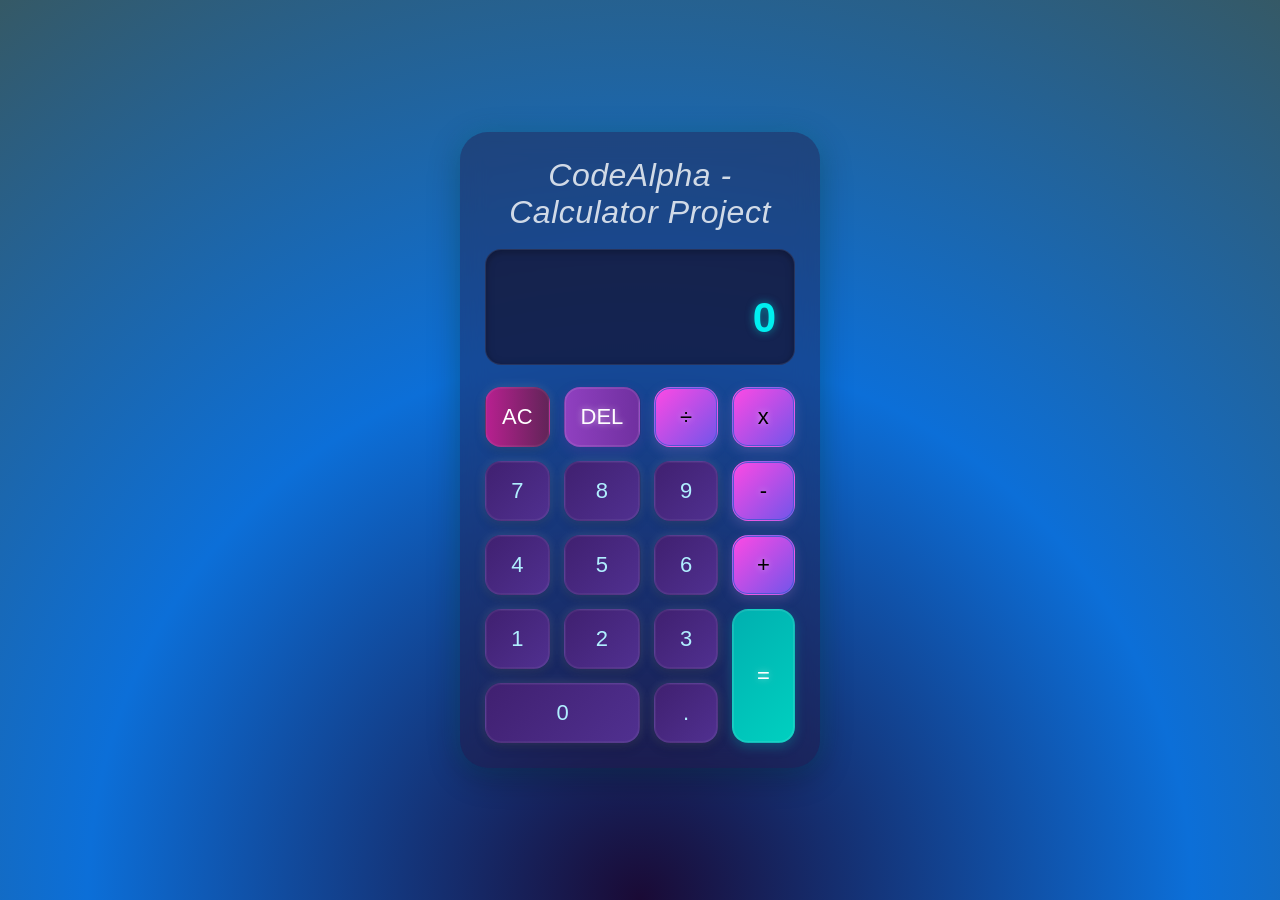
<file: Task1/index.html>
<!DOCTYPE html>
<html lang="en">
<head>
  <meta charset="UTF-8">
  <meta name="viewport" content="width=device-width, initial-scale=1.0">
  <title>Unique Calculator (Code Alpha)</title>
  <link rel="stylesheet" href="style.css">
</head>
<body>

 
  <div class="calculator-container">

    <!--Project-->
    <div class="project-badge">
      CodeAlpha - Calculator Project
    </div>

    <!--Display Screen-->
    <div class="display-section">

      <!--Previous Section-->
      <div id="previous-operation"  class="previous-section"></div>

      <!--Current Section-->
      <div id="current-operation" class="current-section">0</div>
    </div>
    

    <!--Buttons Grid-->
    <div class="button-grid">

      <!--First Row-->
      <button class="btn btn-clear" data-action="clear">AC</button>
       <button class="btn btn-delete" data-action="delete">DEL</button>
        <button class="btn btn-operator" data-value="/">÷</button>
         <button class="btn btn-operator" data-value="*">x</button>
         

         <!--Second Row-->
          <button class="btn btn-number" data-value="7">7</button>
            <button class="btn btn-number" data-value="8">8</button>
             <button class="btn btn-number" data-value="9">9</button>
              <button class="btn btn-operator" data-value="-">-</button>

              <!--Third Row-->
               <button class="btn btn-number" data-value="4">4</button>
                <button class="btn btn-number" data-value="5">5</button>
                 <button class="btn btn-number" data-value="6">6</button>
                  <button class="btn btn-operator" data-value="+">+</button>


                  <!--Fourth Row-->
                   <button class="btn btn-number" data-value="1">1</button>
                    <button class="btn btn-number" data-value="2">2</button>
                     <button class="btn btn-number" data-value="3">3</button>
                      <button class="btn btn-equal" data-action="calculator">=</button>

                      <!--Fifth Row-->
                       <button class="btn btn-number zer0-btn" data-value="0">0</button>
                        <button class="btn btn-number" data-value=".">.</button>
                        
    </div>
  </div>
  <script src="script.js"></script>
</body>
</html>
</file>
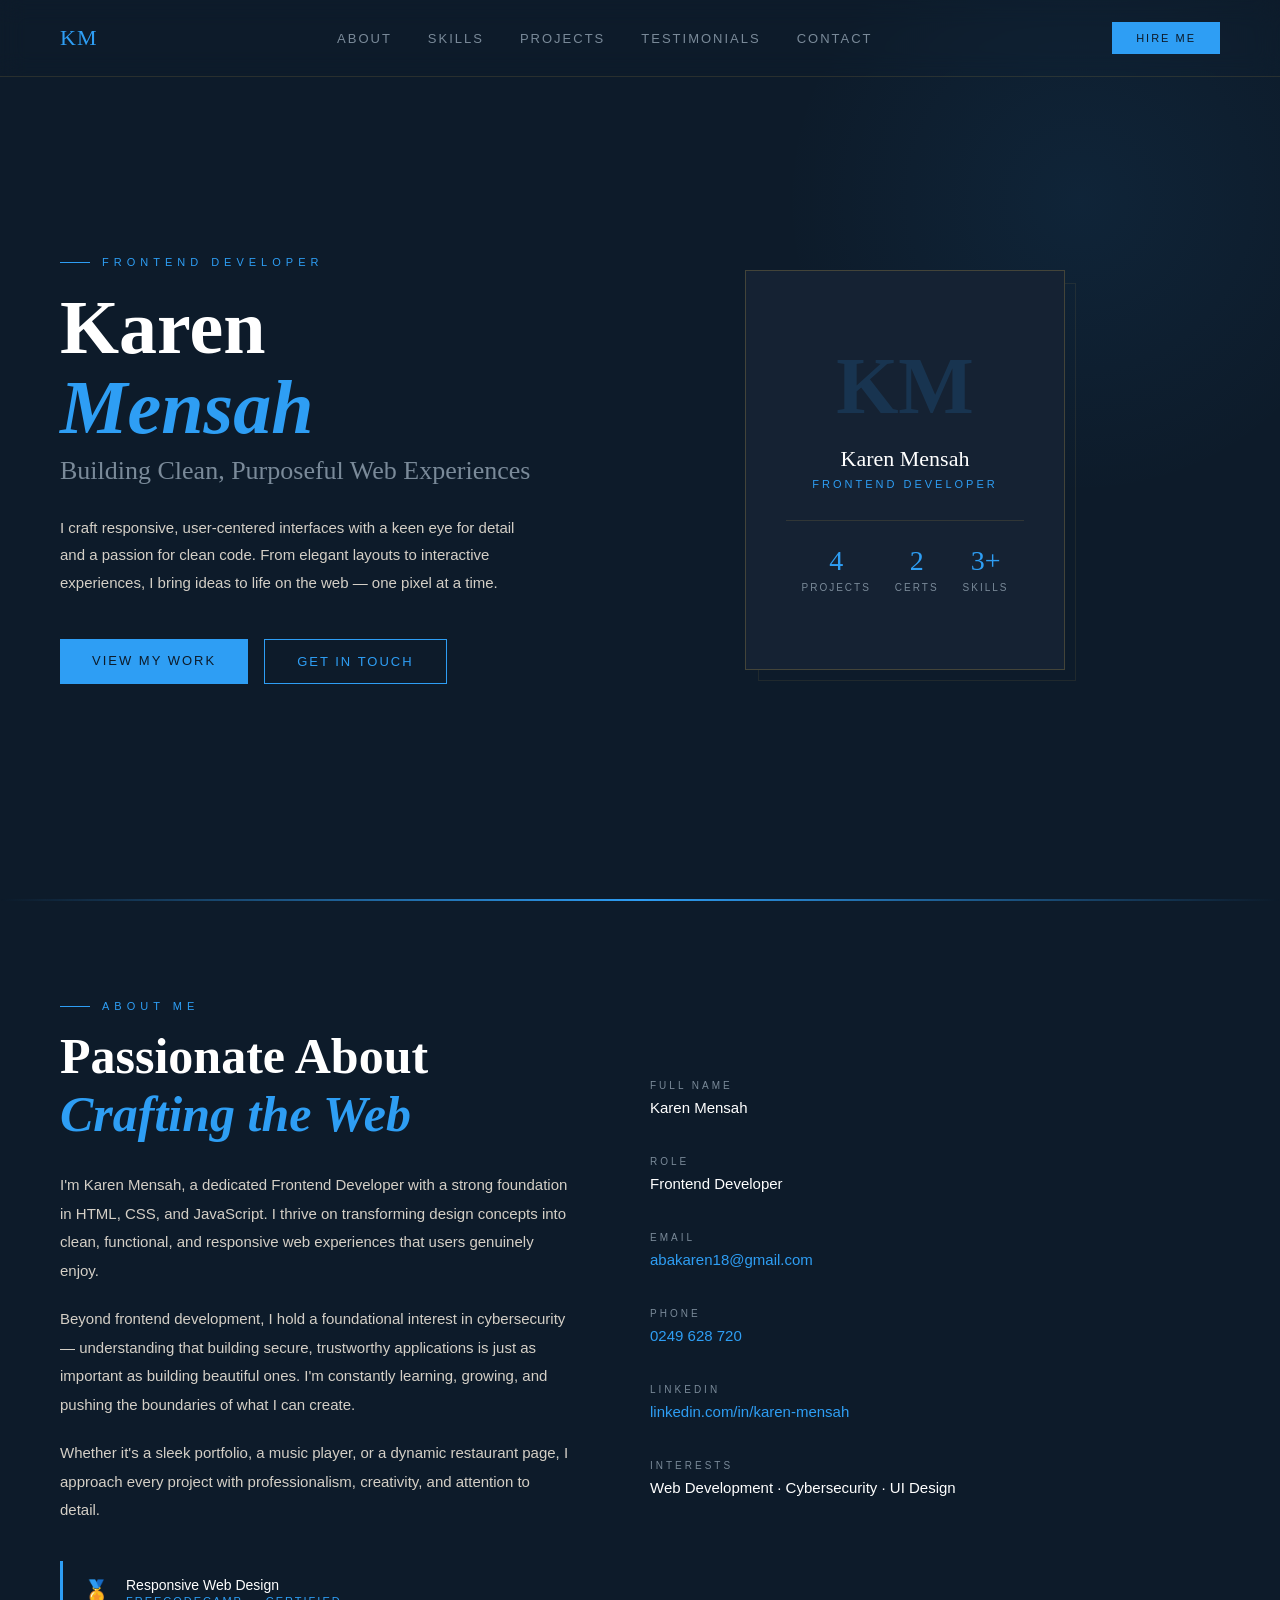
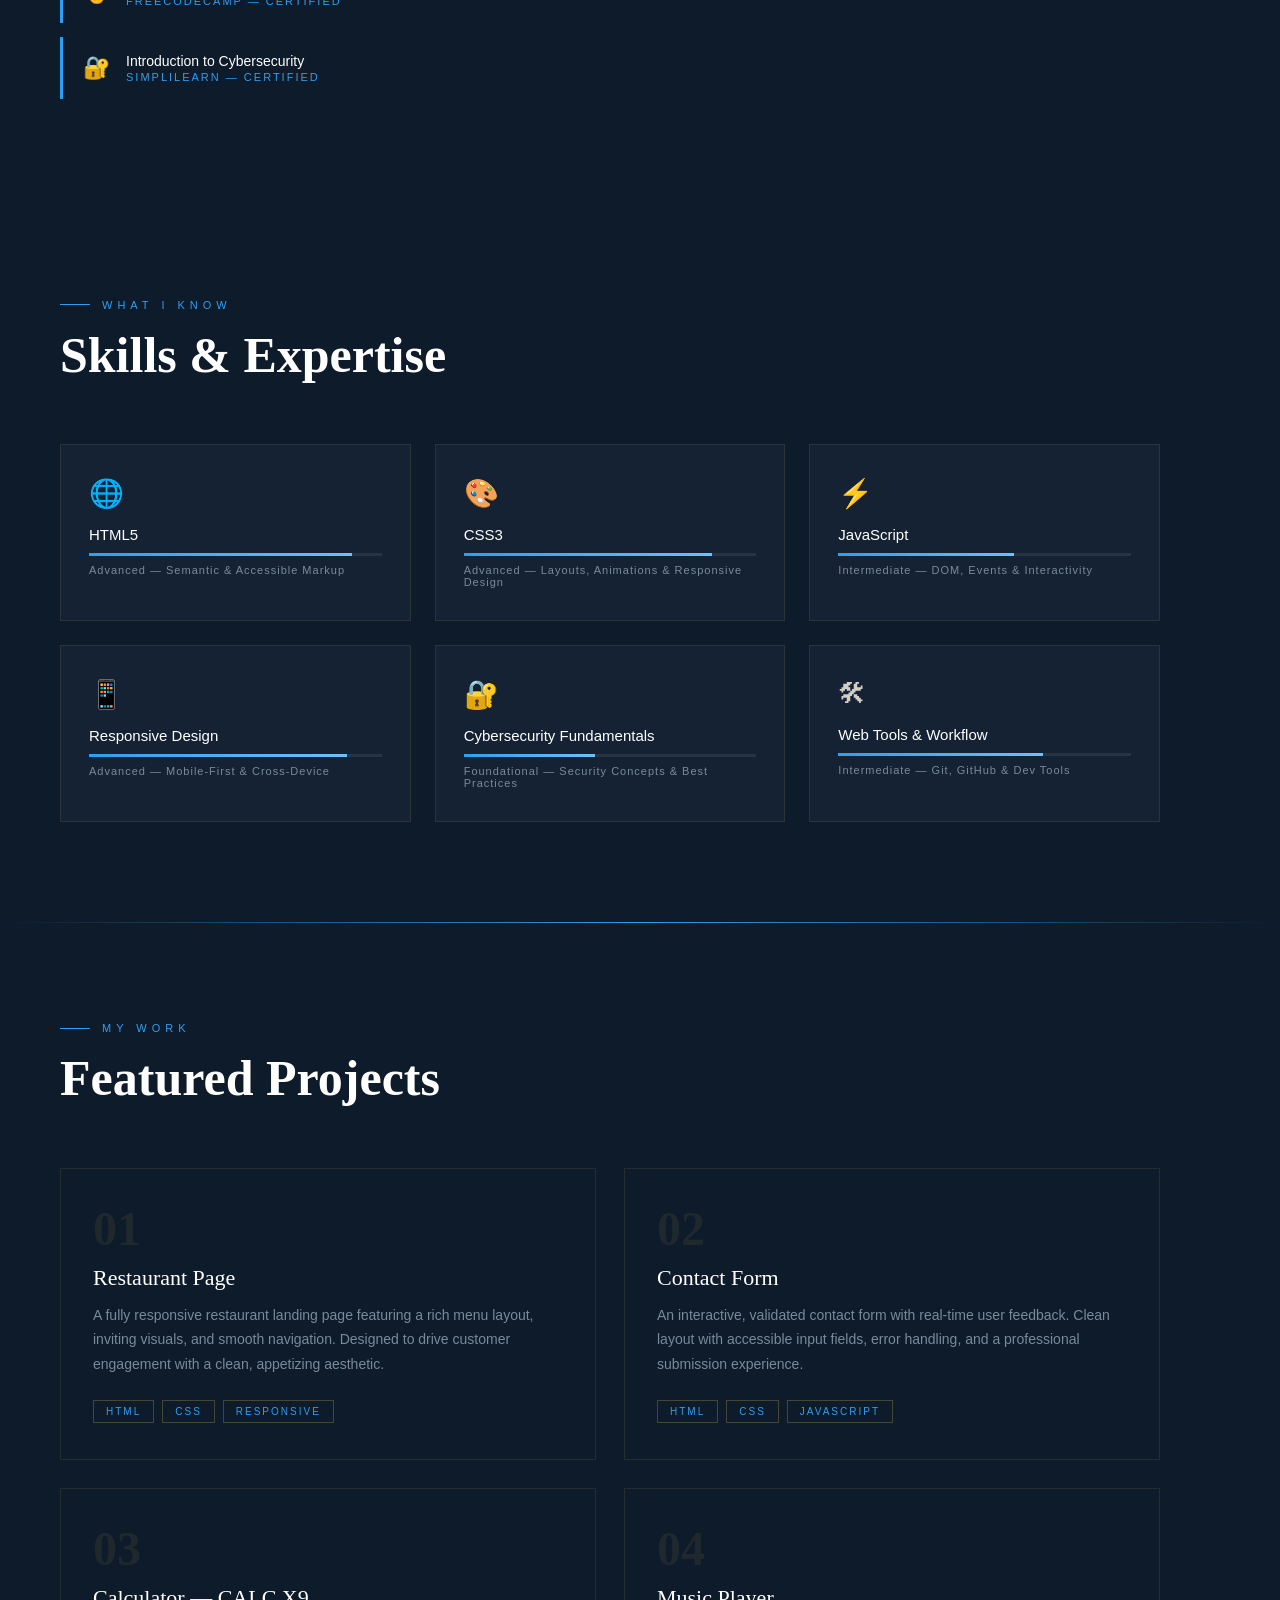
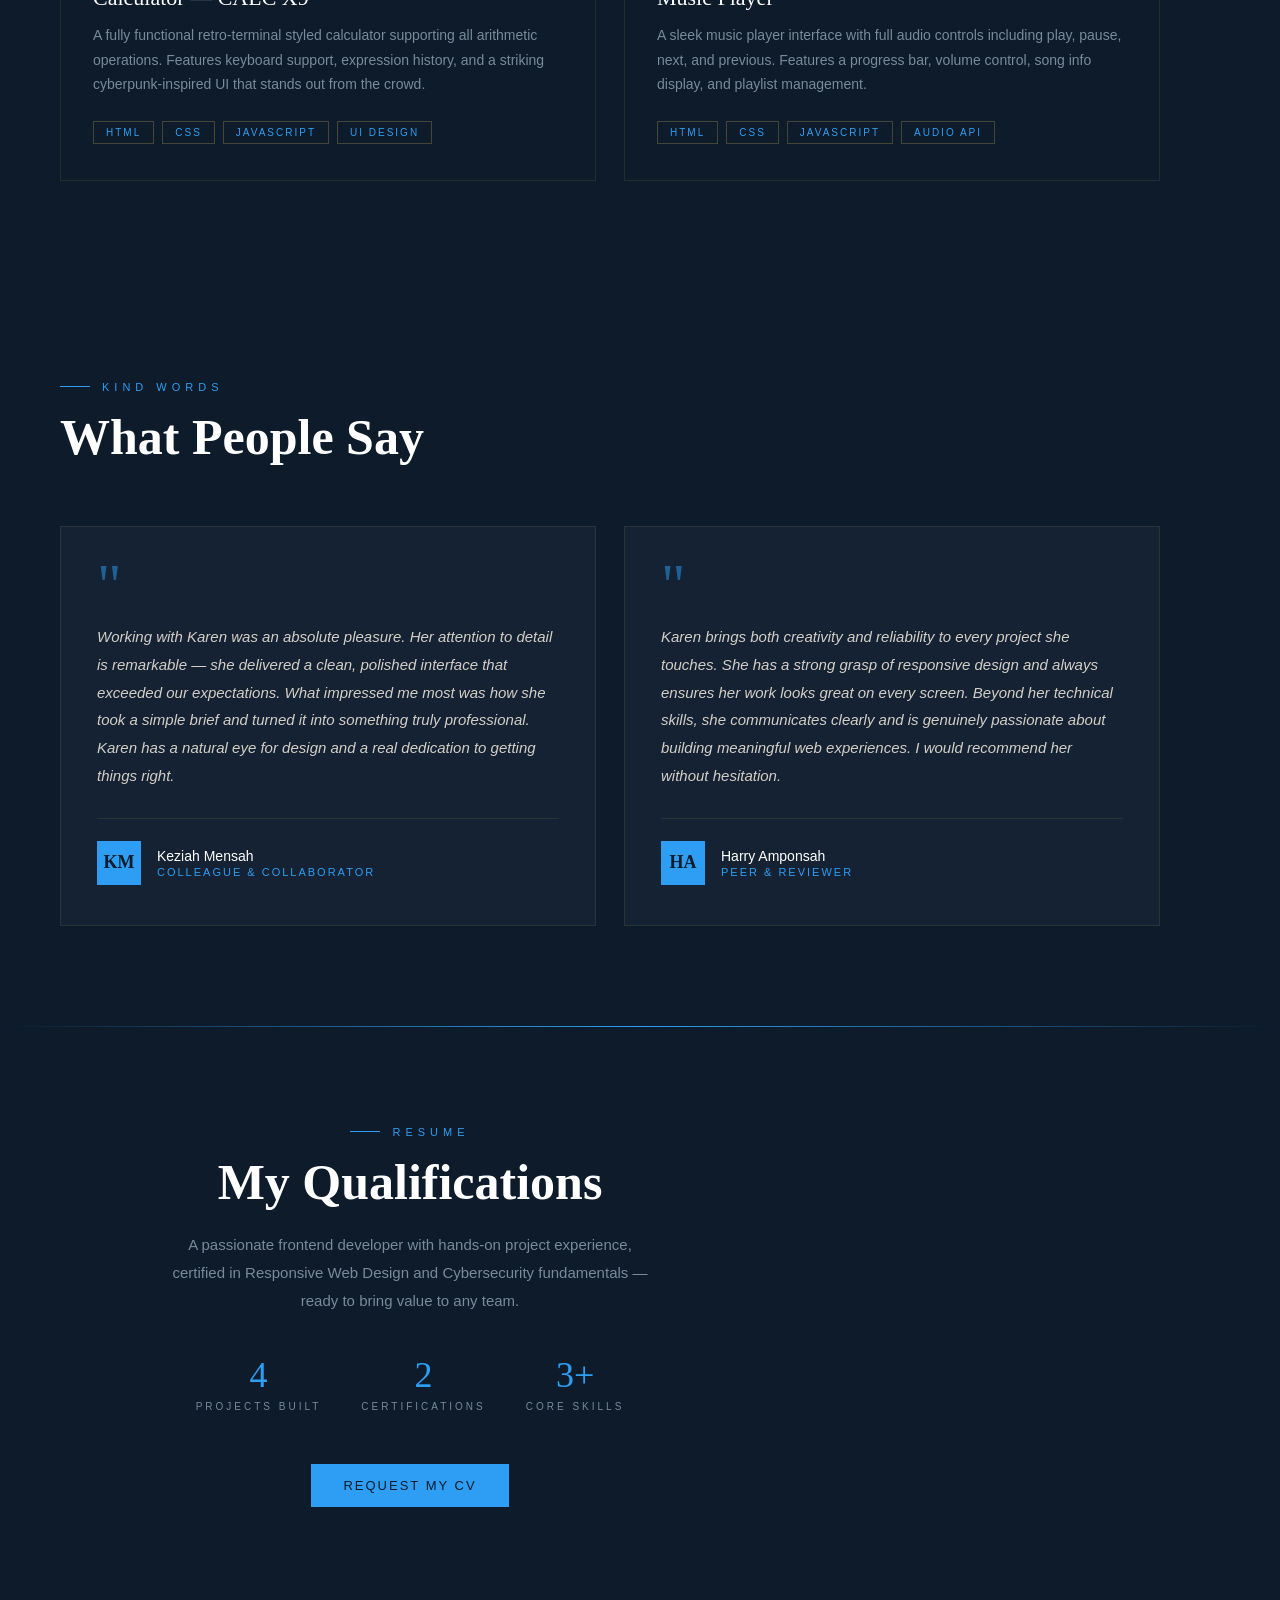
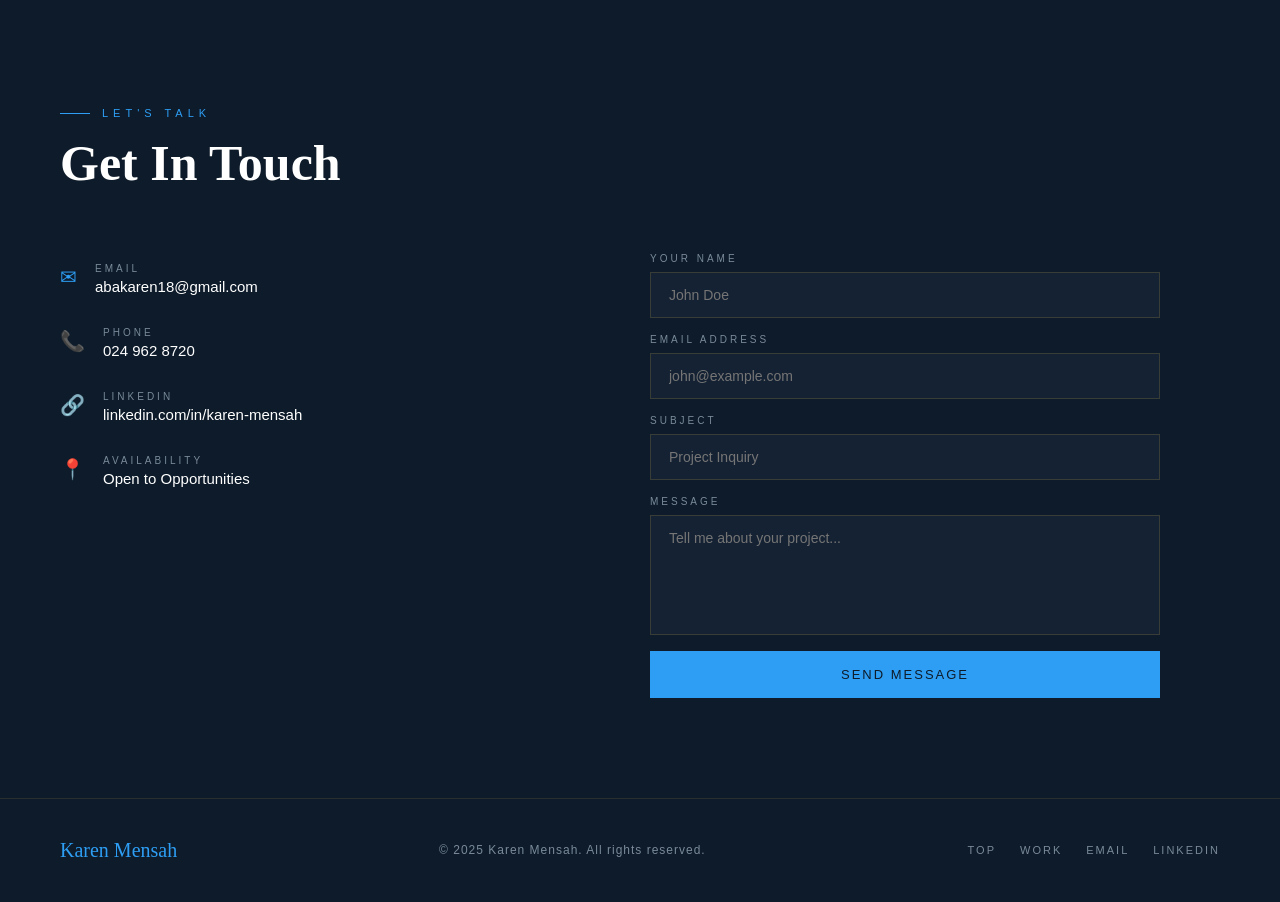
<file: Task3/index.html>
<!DOCTYPE html>
<html lang="en">
<head>
  <meta charset="UTF-8">
  <meta name="viewport" content="width=device-width, initial-scale=1.0">
  <link rel="stylesheet" href="style.css">
  <title>My Portfolio</title>
</head>
<body>
 <!-- ── NAV ── -->
<nav>
  <div class="nav-logo">KM</div>
  <ul class="nav-links">
    <li><a href="#about">About</a></li>
    <li><a href="#skills">Skills</a></li>
    <li><a href="#projects">Projects</a></li>
    <li><a href="#testimonials">Testimonials</a></li>
    <li><a href="#contact">Contact</a></li>
  </ul>
  <a href="#contact" class="btn-primary" style="padding:10px 24px;font-size:11px;">Hire Me</a>
</nav>

<!-- ── RAIN CANVAS ── -->
<canvas id="rain-canvas"></canvas>

<!-- ── HERO ── -->
<section id="hero">
  <div class="hero-grid">
    <div class="hero-content">
      <div class="hero-eyebrow">Frontend Developer</div>
      <h1 class="hero-name">Karen<br><em>Mensah</em></h1>
      <p class="hero-title">Building Clean, Purposeful Web Experiences</p>
      <p class="hero-bio">
        I craft responsive, user-centered interfaces with a keen eye for detail and a passion
        for clean code. From elegant layouts to interactive experiences, I bring ideas to life
        on the web — one pixel at a time.
      </p>
      <div class="hero-cta">
        <a href="#projects" class="btn-primary">View My Work</a>
        <a href="#contact" class="btn-outline">Get In Touch</a>
      </div>
    </div>

    <div class="hero-visual">
      <div class="hero-card">
        <div class="hero-initials">KM</div>
        <div class="hero-card-name">Karen Mensah</div>
        <div class="hero-card-role">Frontend Developer</div>
        <div class="hero-stats">
          <div class="stat">
            <span class="stat-num">4</span>
            <span class="stat-label">Projects</span>
          </div>
          <div class="stat">
            <span class="stat-num">2</span>
            <span class="stat-label">Certs</span>
          </div>
          <div class="stat">
            <span class="stat-num">3+</span>
            <span class="stat-label">Skills</span>
          </div>
        </div>
      </div>
    </div>
  </div>
</section>

<!-- ── ABOUT ── -->
<section id="about">
  <div class="about-grid">
    <div class="about-text">
      <div class="section-label">About Me</div>
      <h2 class="section-title" style="margin-bottom:28px;">Passionate About<br><em style="font-style:italic;color:var(--gold);">Crafting the Web</em></h2>
      <p>
        I'm Karen Mensah, a dedicated Frontend Developer with a strong foundation in HTML, CSS,
        and JavaScript. I thrive on transforming design concepts into clean, functional, and
        responsive web experiences that users genuinely enjoy.
      </p>
      <p>
        Beyond frontend development, I hold a foundational interest in cybersecurity — understanding
        that building secure, trustworthy applications is just as important as building beautiful ones.
        I'm constantly learning, growing, and pushing the boundaries of what I can create.
      </p>
      <p>
        Whether it's a sleek portfolio, a music player, or a dynamic restaurant page, I approach
        every project with professionalism, creativity, and attention to detail.
      </p>

      <div class="about-certs">
        <div class="cert-item">
          <div class="cert-icon">🏅</div>
          <div class="cert-details">
            <div class="cert-name">Responsive Web Design</div>
            <div class="cert-org">freeCodeCamp — Certified</div>
          </div>
        </div>
        <div class="cert-item">
          <div class="cert-icon">🔐</div>
          <div class="cert-details">
            <div class="cert-name">Introduction to Cybersecurity</div>
            <div class="cert-org">Simplilearn — Certified</div>
          </div>
        </div>
      </div>
    </div>

    <div class="about-aside">
      <div class="info-block">
        <div class="info-label">Full Name</div>
        <div class="info-value">Karen Mensah</div>
      </div>
      <div class="info-block">
        <div class="info-label">Role</div>
        <div class="info-value">Frontend Developer</div>
      </div>
      <div class="info-block">
        <div class="info-label">Email</div>
        <div class="info-value"><a href="mailto:abakaren18@gmail.com">abakaren18@gmail.com</a></div>
      </div>
      <div class="info-block">
        <div class="info-label">Phone</div>
        <div class="info-value"><a href="tel:0249628720">0249 628 720</a></div>
      </div>
      <div class="info-block">
        <div class="info-label">LinkedIn</div>
        <div class="info-value"><a href="https://www.linkedin.com/in/karen-mensah-7b446a332" target="_blank">linkedin.com/in/karen-mensah</a></div>
      </div>
      <div class="info-block">
        <div class="info-label">Interests</div>
        <div class="info-value">Web Development · Cybersecurity · UI Design</div>
      </div>
    </div>
  </div>
</section>

<!-- ── SKILLS ── -->
<section id="skills">
  <div class="section-label">What I Know</div>
  <h2 class="section-title">Skills &amp; Expertise</h2>

  <div class="skills-grid">
    <div class="skill-card">
      <div class="skill-icon">🌐</div>
      <div class="skill-name">HTML5</div>
      <div class="skill-bar-bg"><div class="skill-bar-fill" style="width:90%"></div></div>
      <div class="skill-level">Advanced — Semantic &amp; Accessible Markup</div>
    </div>
    <div class="skill-card">
      <div class="skill-icon">🎨</div>
      <div class="skill-name">CSS3</div>
      <div class="skill-bar-bg"><div class="skill-bar-fill" style="width:85%"></div></div>
      <div class="skill-level">Advanced — Layouts, Animations &amp; Responsive Design</div>
    </div>
    <div class="skill-card">
      <div class="skill-icon">⚡</div>
      <div class="skill-name">JavaScript</div>
      <div class="skill-bar-bg"><div class="skill-bar-fill" style="width:60%"></div></div>
      <div class="skill-level">Intermediate — DOM, Events &amp; Interactivity</div>
    </div>
    <div class="skill-card">
      <div class="skill-icon">📱</div>
      <div class="skill-name">Responsive Design</div>
      <div class="skill-bar-bg"><div class="skill-bar-fill" style="width:88%"></div></div>
      <div class="skill-level">Advanced — Mobile-First &amp; Cross-Device</div>
    </div>
    <div class="skill-card">
      <div class="skill-icon">🔐</div>
      <div class="skill-name">Cybersecurity Fundamentals</div>
      <div class="skill-bar-bg"><div class="skill-bar-fill" style="width:45%"></div></div>
      <div class="skill-level">Foundational — Security Concepts &amp; Best Practices</div>
    </div>
    <div class="skill-card">
      <div class="skill-icon">🛠</div>
      <div class="skill-name">Web Tools &amp; Workflow</div>
      <div class="skill-bar-bg"><div class="skill-bar-fill" style="width:70%"></div></div>
      <div class="skill-level">Intermediate — Git, GitHub &amp; Dev Tools</div>
    </div>
  </div>
</section>

<!-- ── PROJECTS ── -->
<section id="projects">
  <div class="section-label">My Work</div>
  <h2 class="section-title">Featured Projects</h2>

  <div class="projects-grid">
    <div class="project-card">
      <div class="project-num">01</div>
      <div class="project-name">Restaurant Page</div>
      <div class="project-desc">
        A fully responsive restaurant landing page featuring a rich menu layout, inviting
        visuals, and smooth navigation. Designed to drive customer engagement with a clean,
        appetizing aesthetic.
      </div>
      <div class="project-tags">
        <span class="tag">HTML</span>
        <span class="tag">CSS</span>
        <span class="tag">Responsive</span>
      </div>
    </div>

    <div class="project-card">
      <div class="project-num">02</div>
      <div class="project-name">Contact Form</div>
      <div class="project-desc">
        An interactive, validated contact form with real-time user feedback. Clean layout
        with accessible input fields, error handling, and a professional submission experience.
      </div>
      <div class="project-tags">
        <span class="tag">HTML</span>
        <span class="tag">CSS</span>
        <span class="tag">JavaScript</span>
      </div>
    </div>

    <div class="project-card">
      <div class="project-num">03</div>
      <div class="project-name">Calculator — CALC X9</div>
      <div class="project-desc">
        A fully functional retro-terminal styled calculator supporting all arithmetic
        operations. Features keyboard support, expression history, and a striking
        cyberpunk-inspired UI that stands out from the crowd.
      </div>
      <div class="project-tags">
        <span class="tag">HTML</span>
        <span class="tag">CSS</span>
        <span class="tag">JavaScript</span>
        <span class="tag">UI Design</span>
      </div>
    </div>

    <div class="project-card">
      <div class="project-num">04</div>
      <div class="project-name">Music Player</div>
      <div class="project-desc">
        A sleek music player interface with full audio controls including play, pause,
        next, and previous. Features a progress bar, volume control, song info display,
        and playlist management.
      </div>
      <div class="project-tags">
        <span class="tag">HTML</span>
        <span class="tag">CSS</span>
        <span class="tag">JavaScript</span>
        <span class="tag">Audio API</span>
      </div>
    </div>
  </div>
</section>

<!-- ── TESTIMONIALS ── -->
<section id="testimonials">
  <div class="section-label">Kind Words</div>
  <h2 class="section-title">What People Say</h2>

  <div class="testi-grid">
    <div class="testi-card">
      <div class="testi-quote">"</div>
      <p class="testi-text">
        Working with Karen was an absolute pleasure. Her attention to detail is remarkable —
        she delivered a clean, polished interface that exceeded our expectations. What impressed
        me most was how she took a simple brief and turned it into something truly professional.
        Karen has a natural eye for design and a real dedication to getting things right.
      </p>
      <div class="testi-author">
        <div class="testi-avatar">KM</div>
        <div>
          <div class="testi-name">Keziah Mensah</div>
          <div class="testi-role">Colleague &amp; Collaborator</div>
        </div>
      </div>
    </div>

    <div class="testi-card">
      <div class="testi-quote">"</div>
      <p class="testi-text">
        Karen brings both creativity and reliability to every project she touches. She has
        a strong grasp of responsive design and always ensures her work looks great on every
        screen. Beyond her technical skills, she communicates clearly and is genuinely passionate
        about building meaningful web experiences. I would recommend her without hesitation.
      </p>
      <div class="testi-author">
        <div class="testi-avatar">HA</div>
        <div>
          <div class="testi-name">Harry Amponsah</div>
          <div class="testi-role">Peer &amp; Reviewer</div>
        </div>
      </div>
    </div>
  </div>
</section>

<!-- ── RESUME ── -->
<section id="resume">
  <div class="resume-inner">
    <div class="section-label" style="justify-content:center;">Resume</div>
    <h2 class="section-title">My Qualifications</h2>
    <p>A passionate frontend developer with hands-on project experience, certified in Responsive Web Design and Cybersecurity fundamentals — ready to bring value to any team.</p>

    <div class="resume-highlights">
      <div class="rh-item">
        <span class="rh-num">4</span>
        <span class="rh-label">Projects Built</span>
      </div>
      <div class="rh-item">
        <span class="rh-num">2</span>
        <span class="rh-label">Certifications</span>
      </div>
      <div class="rh-item">
        <span class="rh-num">3+</span>
        <span class="rh-label">Core Skills</span>
      </div>
    </div>

    <a href="mailto:abakaren18@gmail.com?subject=Resume Request" class="btn-primary">Request My CV</a>
  </div>
</section>

<!-- ── CONTACT ── -->
<section id="contact">
  <div class="section-label">Let's Talk</div>
  <h2 class="section-title">Get In Touch</h2>

  <div class="contact-grid">
    <div class="contact-info">
      <div class="contact-item">
        <div class="contact-icon">✉</div>
        <div>
          <div class="contact-detail-label">Email</div>
          <div class="contact-detail-value"><a href="mailto:abakaren18@gmail.com">abakaren18@gmail.com</a></div>
        </div>
      </div>
      <div class="contact-item">
        <div class="contact-icon">📞</div>
        <div>
          <div class="contact-detail-label">Phone</div>
          <div class="contact-detail-value"><a href="tel:0249628720">024 962 8720</a></div>
        </div>
      </div>
      <div class="contact-item">
        <div class="contact-icon">🔗</div>
        <div>
          <div class="contact-detail-label">LinkedIn</div>
          <div class="contact-detail-value">
            <a href="https://www.linkedin.com/in/karen-mensah-7b446a332" target="_blank">linkedin.com/in/karen-mensah</a>
          </div>
        </div>
      </div>
      <div class="contact-item">
        <div class="contact-icon">📍</div>
        <div>
          <div class="contact-detail-label">Availability</div>
          <div class="contact-detail-value">Open to Opportunities</div>
        </div>
      </div>
    </div>

    <div>
      <form class="contact-form" onsubmit="handleSubmit(event)">
        <div class="form-group">
          <label class="form-label">Your Name</label>
          <input class="form-input" type="text" placeholder="John Doe" required />
        </div>
        <div class="form-group">
          <label class="form-label">Email Address</label>
          <input class="form-input" type="email" placeholder="john@example.com" required />
        </div>
        <div class="form-group">
          <label class="form-label">Subject</label>
          <input class="form-input" type="text" placeholder="Project Inquiry" />
        </div>
        <div class="form-group">
          <label class="form-label">Message</label>
          <textarea class="form-textarea" placeholder="Tell me about your project..."></textarea>
        </div>
        <button type="submit" class="btn-primary" style="border:none;width:100%;font-size:13px;padding:16px;">Send Message</button>
      </form>
    </div>
  </div>
</section>

<!-- ── FOOTER ── -->
<footer>
  <div class="footer-logo">Karen Mensah</div>
  <div class="footer-copy">© 2025 Karen Mensah. All rights reserved.</div>
  <div class="footer-links">
    <a href="#hero">Top</a>
    <a href="#projects">Work</a>
    <a href="mailto:abakaren18@gmail.com">Email</a>
    <a href="https://www.linkedin.com/in/karen-mensah-7b446a332" target="_blank">LinkedIn</a>
  </div>
</footer>
<script></script>
</body>
</html>
</file>
<file: Task1/style.css>
/*All*/
*{
  margin: 0;
  padding: 0;
  box-sizing: border-box;
  font-family:'Segoe UI', Tahoma, Geneva, Verdana, sans-serif;
}

body{
  /*Background*/
  background: radial-gradient(circle at bottom,#1A0A35,#0c6fd8,#355966);
  min-height: 100vh;
  display: flex;
  align-items: center;
  justify-content: center;
  padding: 20px;
}

/*Main Calculator Container*/
.calculator-container{
  background: rgba(35, 20, 60, 0.4);
  border-radius: 28px;
  box-shadow: 0 8px 32px rgba(0, 0, 0, 0.3),
  0 0 25px rgba(0, 200, 200, 0.15);
  width: 100%;
  max-width: 360px;
  padding: 25px;
  backdrop-filter: blur(12px);
  -webkit-backdrop-filter: blur(12px);
}

/*Project badge*/
.project-badge{
  text-align: center;
  color: #ffffff;
  font-size: 2rem;
  font-weight: 400;
 letter-spacing: 0.5px;
 margin-bottom: 18px;
 opacity: 0.8;
 font-display:block;
 font-style: oblique;
}

/*Display Screen*/
.display-section{
  border-radius: 16px;
  padding: 22px 18px;
  background: rgba(20, 10, 35, 0.6);
  text-align: right;
  min-height: 100px;
  display: flex;
  flex-direction: column;
  justify-content: space-between;
  margin-bottom: 22px;
  box-shadow: inset 0 2px 8px rgba(0, 0, 0, 0.3);
  border: 1px solid rgba(255, 255, 255, 0.08);
  word-wrap: break-word;
  word-break: break-all;
}

.previous-section{
  color: rgba(0, 230, 230, 0.6);
  font-size: 42px;
  min-height: 22px;
}

.current-section{
  color: #00F0F0;
  font-size: 42px;
  font-weight: 600;
  text-shadow: 0 0 8px rgba(0, 240, 240, 0.5);
}

/*Buttons Grid*/
.button-grid{
  display: grid;
  grid-template-columns: repeat(4, 1fr);
  gap: 14px;
}

/*General button styles*/
.btn{
  padding: 16px;
  font-size: 22px;
  font-weight: 500;
  border: none;
  border-radius: 16px;
  cursor: pointer;
  background: rgba(60, 30, 90, 0.35);
  backdrop-filter: blur(8px);
  -webkit-backdrop-filter: blur(8px);
  border: 1px solid rgba(255, 255, 255, 0.08);
  transition: all 0.25s ease;
  box-shadow: 0 4px 12px rgba(0, 0, 0, 0.2), inset 0 0 0 1px rgba(255, 255, 255,
  0.05), 0 0 12px rgba(255, 255, 255, 0.15);
}


.btn:hover{
  transform: translateY(2px);
}

.btn:active{
  transform: translateY(0);
  box-shadow: 0 2px 8px rgba(255, 255, 255, 0.2), inset 0 0 0 1px 
  rgba(255, 255, 255, 0.05);
}


.btn-clear{
  background: linear-gradient(270deg, #612458, #B82090);
  color: #ffffff;
  text-shadow: 0 0 6px rgba(255,255,255,0.5), inset 0 0 0 1px rgba(255,255,255,0.1);

}

.btn-clear:hover{
  box-shadow: 0 6px 16px rgba(180,30,150,0.35),inset 0 0 0 1px rgba(255, 255, 255, 0.15);
  
}

.btn-delete{
  background: linear-gradient(270deg, #7030A0, #9040C0);
  color: #ffffff;
 text-shadow: 0 0 6px rgba(255,255,255,0.5);
 box-shadow: 0 4px 12px rgba(120,50,170,0.25),inset 0 0 0 1px rgba(255, 255, 255, 0.1);

}

.btn-delete:hover{
    box-shadow: 0 6px 16px rgba(120,50,170,0.35),inset 0 0 0 1px rgba(255, 255, 255, 0.15),
    0 0 15px rgba(140,60,190,0.4);
 
}

/*Operator Buttons*/
.btn-operator{
  background: linear-gradient(135deg,#ff49e4, #7155ea);
  text-shadow: 0 0 6px rgba(255,255,255,0.5);
 box-shadow: 0 4px 12px rgba(176, 129, 209, 0.25),inset 0 0 0 1px rgba(71, 89, 210, 0.914);
}

.btn-operator:hover{
   box-shadow: 0 6px 16px rgba(120,50,170,0.35),inset 0 0 0 1px rgba(255, 255, 255, 0.15),
    0 0 15px rgba(140,60,190,0.4);
}

/*Number Buttons*/
.btn-number{
  background: linear-gradient(135deg,#402070,#503090);
  color: #B0EFFF;
  text-shadow: 0 0 5px rgba(176, 239, 255, .4), inset 0 0 0 1px rgba(255, 255, 255, 0.08);

}

.btn-number:hover{
  box-shadow: 0 6px 16px rgba(80,50,130,0.35),inset 0 0 0 1px rgba(255, 255, 255, 0.12),
    0 0 15px rgba(120,90,180,0.3);
}

/*Equal Button*/
.btn-equal{
  background: linear-gradient(135deg,#00B0B0, #00D0c0);
  color: #ffffff;
  box-shadow: 0 4px 12px rgba(0,176,176,0.3),inset 0 0 0 1px rgba(255, 255, 255, 0.1);
  text-shadow: 0 0 6px rgba(255, 255, 255, .5);
  grid-row: span 2;

}

.zer0-btn{
  grid-column: span 2;
}

.btn-equal:hover{
   box-shadow: 0 6px 16px rgba(0,176,176,0.4),inset 0 0 0 1px rgba(255, 255, 255, 0.15),
   0 0 18px rgba(0,210,192,0.5);
}

/* -- MOBILE VIEW ONLY --- */
@media (max-width: 480px) {
  body {
    padding: 10px;
  }

  .calculator-container {
    padding: 15px;
    border-radius: 20px;
  }

  .project-badge {
    font-size: 1.4rem;
    margin-bottom: 12px;
  }

  .display-section {
    padding: 15px 12px;
    min-height: 70px;
    margin-bottom: 15px;
  }

  .previous-section {
    font-size: 22px;
  }

  .current-section {
    font-size: 28px;
  }

  .button-grid {
    gap: 10px;
  }

  .btn {
    padding: 12px 8px;
    font-size: 18px;
    border-radius: 12px;
  }

  .zer0-btn{
  grid-column: span 2;
}

}
</file>
<file: Task3/style.css>
:root {
  --navy: #0d1b2a;
  --navy-mid: #152233;
  --navy-light: #1e3248;
  --gold: #2e9ef4;
  --gold-light: #6dc0fb;
  --cream: #f5f0e8;
  --cream-dark: #ede6d6;
  --text: #d4cfc6;
  --text-muted: #7a8a99;
  --white: #ffffff;
}

* { margin: 0; padding: 0; box-sizing: border-box; }

html { scroll-behavior: smooth; }

body {
  background: var(--navy);
  color: var(--text);
  font-family: 'DM Sans', sans-serif;
  font-weight: 300;
  overflow-x: hidden;
}

/* ── SCROLLBAR ── */
::-webkit-scrollbar { width: 4px; }
::-webkit-scrollbar-track { background: var(--navy); }
::-webkit-scrollbar-thumb { background: var(--gold); }

/* ── RAIN CANVAS ── */
#rain-canvas {
  position: fixed;
  top: 0; left: 0;
  width: 100%; height: 100%;
  pointer-events: none;
  z-index: 5;
  opacity: 1;
  pointer-events: none;
}

section, nav, footer{
position: relative;
z-index: 1;
background: transparent !important;
}



/* ── NAV ── */
nav {
  position: fixed;
  top: 0; left: 0; right: 0;
  z-index: 999;
  padding: 22px 60px;
  display: flex;
  justify-content: space-between;
  align-items: center;
  background: rgba(13,27,42,0.92);
  backdrop-filter: blur(12px);
  border-bottom: 1px solid rgba(201,168,76,0.15);
}

.nav-logo {
  font-family: 'Playfair Display', serif;
  font-size: 22px;
  color: var(--gold);
  letter-spacing: 1px;
}

.nav-links { display: flex; gap: 36px; list-style: none; }
.nav-links a {
  color: var(--text-muted);
  text-decoration: none;
  font-size: 13px;
  letter-spacing: 2px;
  text-transform: uppercase;
  transition: color 0.3s;
}
.nav-links a:hover { color: var(--gold); }

/* ── HERO ── */
#hero {
  min-height: 100vh;
  display: flex;
  align-items: center;
  padding: 120px 60px 80px;
  position: relative;
  overflow: hidden;
}

/* Background geometric decoration */
#hero::before {
  content: '';
  position: absolute;
  top: -100px; right: -100px;
  width: 600px; height: 600px;
  border-radius: 50%;
  background: radial-gradient(circle, rgba(46,158,244,0.07) 0%, transparent 70%);
  pointer-events: none;
}

#hero::after {
  content: '';
  position: absolute;
  bottom: 0; left: 0;
  width: 100%; height: 1px;
  background: linear-gradient(90deg, transparent, var(--gold), transparent);
}

.hero-grid {
  display: grid;
  grid-template-columns: 1fr 1fr;
  gap: 80px;
  align-items: center;
  max-width: 1100px;
  width: 100%;
}

.hero-eyebrow {
  font-size: 11px;
  letter-spacing: 5px;
  text-transform: uppercase;
  color: var(--gold);
  margin-bottom: 20px;
  display: flex;
  align-items: center;
  gap: 12px;
}
.hero-eyebrow::before {
  content: '';
  width: 30px; height: 1px;
  background: var(--gold);
}

.hero-name {
  font-family: 'Playfair Display', serif;
  font-size: clamp(48px, 6vw, 76px);
  font-weight: 900;
  color: var(--white);
  line-height: 1.05;
  margin-bottom: 8px;
}

.hero-name em {
  font-style: italic;
  color: var(--gold);
}

.hero-title {
  font-family: 'Playfair Display', serif;
  font-size: clamp(18px, 2.5vw, 26px);
  font-weight: 400;
  color: var(--text-muted);
  margin-bottom: 28px;
}

.hero-bio {
  font-size: 15px;
  line-height: 1.85;
  color: var(--text);
  max-width: 460px;
  margin-bottom: 42px;
}

.hero-cta {
  display: flex;
  gap: 16px;
  flex-wrap: wrap;
}

.btn-primary {
  background: var(--gold);
  color: var(--navy);
  padding: 14px 32px;
  font-family: 'DM Sans', sans-serif;
  font-size: 13px;
  font-weight: 500;
  letter-spacing: 2px;
  text-transform: uppercase;
  text-decoration: none;
  border: none;
  cursor: pointer;
  transition: all 0.3s;
  display: inline-block;
}
.btn-primary:hover {
  background: var(--gold-light);
  transform: translateY(-2px);
  box-shadow: 0 8px 24px rgba(46,158,244,0.3);
}

.btn-outline {
  background: transparent;
  color: var(--gold);
  padding: 14px 32px;
  font-family: 'DM Sans', sans-serif;
  font-size: 13px;
  font-weight: 500;
  letter-spacing: 2px;
  text-transform: uppercase;
  text-decoration: none;
  border: 1px solid var(--gold);
  cursor: pointer;
  transition: all 0.3s;
  display: inline-block;
}
.btn-outline:hover {
  background: rgba(201,168,76,0.08);
  transform: translateY(-2px);
}

/* Hero visual side */
.hero-visual {
  display: flex;
  justify-content: center;
  align-items: center;
  position: relative;
}

.hero-card {
  width: 320px;
  height: 400px;
  background: var(--navy-mid);
  border: 1px solid rgba(201,168,76,0.25);
  position: relative;
  display: flex;
  flex-direction: column;
  align-items: center;
  justify-content: center;
  padding: 40px;
}

.hero-card::before {
  content: '';
  position: absolute;
  top: 12px; left: 12px; right: -12px; bottom: -12px;
  border: 1px solid rgba(201,168,76,0.1);
  z-index: -1;
}

.hero-initials {
  font-family: 'Playfair Display', serif;
  font-size: 80px;
  font-weight: 900;
  color: var(--gold);
  opacity: 0.15;
  line-height: 1;
  margin-bottom: 20px;
}

.hero-card-name {
  font-family: 'Playfair Display', serif;
  font-size: 22px;
  color: var(--white);
  text-align: center;
  margin-bottom: 6px;
}

.hero-card-role {
  font-size: 11px;
  letter-spacing: 3px;
  text-transform: uppercase;
  color: var(--gold);
  text-align: center;
  margin-bottom: 30px;
}

.hero-stats {
  display: flex;
  gap: 24px;
  border-top: 1px solid rgba(201,168,76,0.15);
  padding-top: 24px;
  width: 100%;
  justify-content: center;
}

.stat { text-align: center; }
.stat-num {
  font-family: 'Playfair Display', serif;
  font-size: 28px;
  color: var(--gold);
  display: block;
}
.stat-label {
  font-size: 10px;
  letter-spacing: 2px;
  text-transform: uppercase;
  color: var(--text-muted);
}

/* ── SECTION BASE ── */
section { padding: 100px 60px; }

.section-label {
  font-size: 11px;
  letter-spacing: 5px;
  text-transform: uppercase;
  color: var(--gold);
  margin-bottom: 16px;
  display: flex;
  align-items: center;
  gap: 12px;
}
.section-label::before {
  content: '';
  width: 30px; height: 1px;
  background: var(--gold);
}

.section-title {
  font-family: 'Playfair Display', serif;
  font-size: clamp(32px, 4vw, 50px);
  font-weight: 700;
  color: var(--white);
  line-height: 1.15;
  margin-bottom: 60px;
}

/* ── ABOUT ── */
#about {
  background: var(--navy-mid);
  position: relative;
}

#about::before {
  content: '';
  position: absolute;
  top: 0; left: 0; right: 0;
  height: 1px;
  background: linear-gradient(90deg, transparent, var(--gold), transparent);
}

.about-grid {
  display: grid;
  grid-template-columns: 1fr 1fr;
  gap: 80px;
  align-items: start;
  max-width: 1100px;
}

.about-text p {
  font-size: 15px;
  line-height: 1.9;
  color: var(--text);
  margin-bottom: 20px;
}

.about-certs {
  margin-top: 36px;
  display: flex;
  flex-direction: column;
  gap: 14px;
}

.cert-item {
  display: flex;
  align-items: center;
  gap: 16px;
  padding: 16px 20px;
  background: var(--navy);
  border-left: 3px solid var(--gold);
}

.cert-icon {
  font-size: 22px;
  flex-shrink: 0;
}

.cert-details { flex: 1; }
.cert-name {
  font-size: 14px;
  font-weight: 500;
  color: var(--white);
  margin-bottom: 2px;
}
.cert-org {
  font-size: 11px;
  letter-spacing: 2px;
  text-transform: uppercase;
  color: var(--gold);
}

.about-aside {
  padding-top: 80px;
}

.info-block {
  margin-bottom: 40px;
}

.info-label {
  font-size: 10px;
  letter-spacing: 3px;
  text-transform: uppercase;
  color: var(--text-muted);
  margin-bottom: 8px;
}

.info-value {
  font-size: 15px;
  color: var(--white);
}

.info-value a {
  color: var(--gold);
  text-decoration: none;
}
.info-value a:hover { text-decoration: underline; }

/* ── SKILLS ── */
#skills { background: var(--navy); }

.skills-grid {
  display: grid;
  grid-template-columns: repeat(3, 1fr);
  gap: 24px;
  max-width: 1100px;
}

.skill-card {
  background: var(--navy-mid);
  border: 1px solid rgba(201,168,76,0.12);
  padding: 32px 28px;
  position: relative;
  transition: all 0.3s;
  overflow: hidden;
}

.skill-card::after {
  content: '';
  position: absolute;
  bottom: 0; left: 0;
  width: 0; height: 2px;
  background: var(--gold);
  transition: width 0.4s;
}

.skill-card:hover { border-color: rgba(201,168,76,0.4); transform: translateY(-4px); }
.skill-card:hover::after { width: 100%; }

.skill-icon { font-size: 28px; margin-bottom: 16px; }
.skill-name {
  font-size: 15px;
  font-weight: 500;
  color: var(--white);
  margin-bottom: 10px;
}

.skill-bar-bg {
  height: 3px;
  background: rgba(255,255,255,0.08);
  margin-bottom: 8px;
  position: relative;
}

.skill-bar-fill {
  height: 100%;
  background: linear-gradient(90deg, var(--gold), var(--gold-light));
  position: relative;
}

.skill-level {
  font-size: 11px;
  color: var(--text-muted);
  letter-spacing: 1px;
}

/* ── PROJECTS ── */
#projects {
  background: var(--navy-mid);
  position: relative;
}
#projects::before {
  content: '';
  position: absolute;
  top: 0; left: 0; right: 0;
  height: 1px;
  background: linear-gradient(90deg, transparent, var(--gold), transparent);
}

.projects-grid {
  display: grid;
  grid-template-columns: repeat(2, 1fr);
  gap: 28px;
  max-width: 1100px;
}

.project-card {
  background: var(--navy);
  border: 1px solid rgba(201,168,76,0.12);
  padding: 36px 32px;
  position: relative;
  transition: all 0.3s;
}

.project-card:hover {
  border-color: rgba(201,168,76,0.4);
  transform: translateY(-4px);
  box-shadow: 0 16px 40px rgba(0,0,0,0.3);
}

.project-num {
  font-family: 'Playfair Display', serif;
  font-size: 48px;
  font-weight: 900;
  color: rgba(201,168,76,0.1);
  line-height: 1;
  margin-bottom: 12px;
}

.project-name {
  font-family: 'Playfair Display', serif;
  font-size: 22px;
  color: var(--white);
  margin-bottom: 12px;
}

.project-desc {
  font-size: 14px;
  line-height: 1.75;
  color: var(--text-muted);
  margin-bottom: 24px;
}

.project-tags {
  display: flex;
  flex-wrap: wrap;
  gap: 8px;
}

.tag {
  font-size: 10px;
  letter-spacing: 2px;
  text-transform: uppercase;
  color: var(--gold);
  border: 1px solid rgba(201,168,76,0.3);
  padding: 5px 12px;
}

/* ── TESTIMONIALS ── */
#testimonials { background: var(--navy); }

.testi-grid {
  display: grid;
  grid-template-columns: 1fr 1fr;
  gap: 28px;
  max-width: 1100px;
}

.testi-card {
  background: var(--navy-mid);
  border: 1px solid rgba(201,168,76,0.12);
  padding: 40px 36px;
  position: relative;
}

.testi-quote {
  font-family: 'Playfair Display', serif;
  font-size: 60px;
  color: var(--gold);
  line-height: 0.6;
  margin-bottom: 20px;
  opacity: 0.5;
}

.testi-text {
  font-size: 15px;
  line-height: 1.85;
  color: var(--text);
  font-style: italic;
  margin-bottom: 28px;
}

.testi-author {
  display: flex;
  align-items: center;
  gap: 16px;
  border-top: 1px solid rgba(201,168,76,0.12);
  padding-top: 22px;
}

.testi-avatar {
  width: 44px; height: 44px;
  background: var(--gold);
  display: flex;
  align-items: center;
  justify-content: center;
  font-family: 'Playfair Display', serif;
  font-size: 18px;
  font-weight: 700;
  color: var(--navy);
  flex-shrink: 0;
}

.testi-name {
  font-size: 14px;
  font-weight: 500;
  color: var(--white);
}
.testi-role {
  font-size: 11px;
  letter-spacing: 2px;
  text-transform: uppercase;
  color: var(--gold);
  margin-top: 2px;
}

/* ── RESUME ── */
#resume {
  background: var(--navy-mid);
  position: relative;
}
#resume::before {
  content: '';
  position: absolute;
  top: 0; left: 0; right: 0;
  height: 1px;
  background: linear-gradient(90deg, transparent, var(--gold), transparent);
}

.resume-inner {
  max-width: 700px;
  text-align: center;
}

.resume-inner .section-title { margin-bottom: 20px; }

.resume-inner p {
  font-size: 15px;
  line-height: 1.85;
  color: var(--text-muted);
  margin-bottom: 40px;
  max-width: 480px;
  margin-left: auto;
  margin-right: auto;
}

.resume-highlights {
  display: flex;
  justify-content: center;
  gap: 40px;
  margin-bottom: 50px;
  flex-wrap: wrap;
}

.rh-item { text-align: center; }
.rh-num {
  font-family: 'Playfair Display', serif;
  font-size: 36px;
  color: var(--gold);
  display: block;
}
.rh-label {
  font-size: 10px;
  letter-spacing: 3px;
  text-transform: uppercase;
  color: var(--text-muted);
}

/* ── CONTACT ── */
#contact { background: var(--navy); }

.contact-grid {
  display: grid;
  grid-template-columns: 1fr 1fr;
  gap: 80px;
  max-width: 1100px;
  align-items: start;
}

.contact-info { padding-top: 10px; }

.contact-item {
  display: flex;
  gap: 18px;
  align-items: flex-start;
  margin-bottom: 32px;
}

.contact-icon {
  font-size: 20px;
  padding-top: 2px;
  flex-shrink: 0;
  color: var(--gold);
}

.contact-detail-label {
  font-size: 10px;
  letter-spacing: 3px;
  text-transform: uppercase;
  color: var(--text-muted);
  margin-bottom: 4px;
}

.contact-detail-value {
  font-size: 15px;
  color: var(--white);
}

.contact-detail-value a {
  color: var(--white);
  text-decoration: none;
}
.contact-detail-value a:hover { color: var(--gold); }

/* Form */
.contact-form { display: flex; flex-direction: column; gap: 16px; }

.form-group { display: flex; flex-direction: column; gap: 8px; }

.form-label {
  font-size: 10px;
  letter-spacing: 3px;
  text-transform: uppercase;
  color: var(--text-muted);
}

.form-input, .form-textarea {
  background: var(--navy-mid);
  border: 1px solid rgba(201,168,76,0.2);
  color: var(--white);
  font-family: 'DM Sans', sans-serif;
  font-size: 14px;
  padding: 14px 18px;
  outline: none;
  transition: border-color 0.3s;
  resize: none;
}

.form-input:focus, .form-textarea:focus {
  border-color: var(--gold);
}

.form-textarea { min-height: 120px; }

/* ── FOOTER ── */
footer {
  background: var(--navy-mid);
  padding: 40px 60px;
  border-top: 1px solid rgba(201,168,76,0.15);
  display: flex;
  justify-content: space-between;
  align-items: center;
  flex-wrap: wrap;
  gap: 20px;
}

.footer-logo {
  font-family: 'Playfair Display', serif;
  font-size: 20px;
  color: var(--gold);
}

.footer-copy {
  font-size: 12px;
  color: var(--text-muted);
  letter-spacing: 1px;
}

.footer-links { display: flex; gap: 24px; }
.footer-links a {
  font-size: 11px;
  letter-spacing: 2px;
  text-transform: uppercase;
  color: var(--text-muted);
  text-decoration: none;
  transition: color 0.3s;
}
.footer-links a:hover { color: var(--gold); }

/* ── ANIMATIONS ── */
@keyframes fadeUp {
  from { opacity: 0; transform: translateY(30px); }
  to   { opacity: 1; transform: translateY(0); }
}

.hero-eyebrow { animation: fadeUp 0.6s ease both; }
.hero-name    { animation: fadeUp 0.6s 0.15s ease both; }
.hero-title   { animation: fadeUp 0.6s 0.25s ease both; }
.hero-bio     { animation: fadeUp 0.6s 0.35s ease both; }
.hero-cta     { animation: fadeUp 0.6s 0.45s ease both; }
.hero-visual  { animation: fadeUp 0.8s 0.3s ease both; }

/* ── RESPONSIVE ── */
@media (max-width: 900px) {
  nav { padding: 18px 28px; }
  .nav-links { display: none; }
  section { padding: 70px 28px; }
  #hero { padding: 100px 28px 60px; }
  .hero-grid, .about-grid, .contact-grid { grid-template-columns: 1fr; gap: 40px; }
  .hero-visual { display: none; }
  .skills-grid { grid-template-columns: 1fr 1fr; }
  .projects-grid, .testi-grid { grid-template-columns: 1fr; }
  footer { padding: 30px 28px; flex-direction: column; text-align: center; }
}

@media (max-width: 500px) {
  .skills-grid { grid-template-columns: 1fr; }
}
</file>
